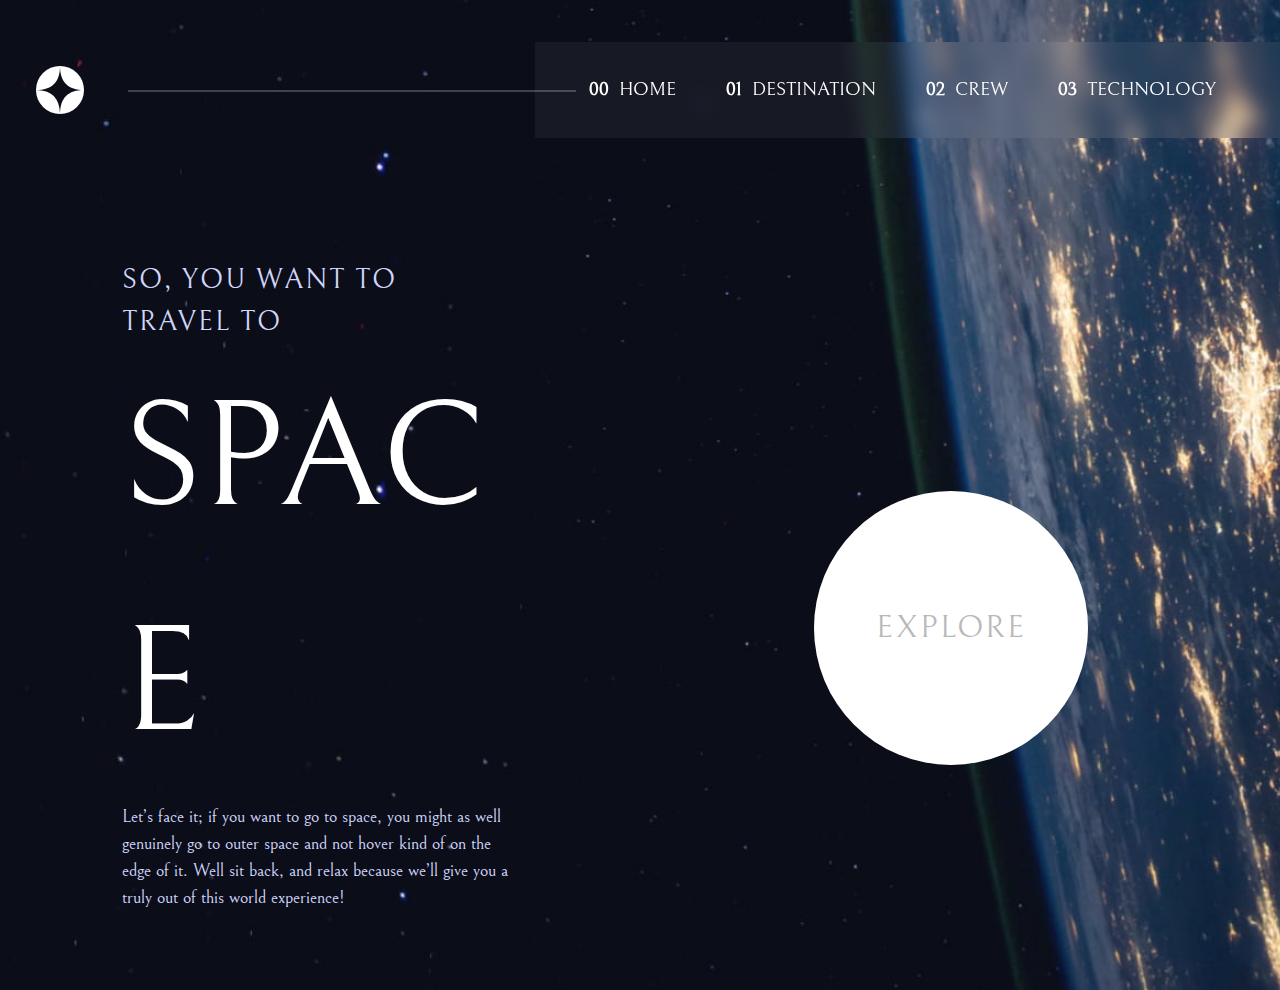
<file: index.html>
<!DOCTYPE html>
<html lang="en">
<head>
    <meta charset="UTF-8">
    <meta name="viewport" content="width=device-width, initial-scale=1.0">

    <link rel="icon" type="image/png" sizes="32x32" href="assets/images/favicon-32x32.png">
    <title>Frontend Mentor | Space tourism website</title>

    <link rel="stylesheet" href="css/resets.css">
    <link rel="stylesheet" href="css/layout.css">
    <link rel="stylesheet" href="css/style.css">
</head>
<body>
<div class="page-wrapper index">
    <!-- explore circle -->
    <div class="explore-circle">
        <p>EXPLORE</p>
        <div class="explore-circle-hover"></div>
    </div>

    <!-- header -->
    <header class="container justify-center">
        <div class="row no-padding full-width">
            <div class="column header-line"></div>

            <div class="column justify-center">
                <a href="index.html" class="logo-wrapper">
                    <img src="assets/images/shared/logo.svg" alt="Logo">
                </a>
            </div>

            <nav class="column justify-center nav-col">
                <div class="row justify-center align-center grow">
                    <div class="column justify-center shrink nav-item active">
                        <p>00<a href="index.html">HOME</a></p>
                    </div>
                    <div class="column justify-center shrink nav-item">
                        <p>01<a href="destination.html">DESTINATION</a></p>
                    </div>
                    <div class="column justify-center shrink nav-item">
                        <p>02<a href="crew.html">CREW</a></p>
                    </div>
                    <div class="column justify-center shrink nav-item">
                        <p>03<a href="technology.html">TECHNOLOGY</a></p>
                    </div>
                </div>
                <div class="row justify-center nav-listener">
                    <p></p>
                    <p></p>
                    <p></p>
                    <p></p>
                </div>
            </nav>
        </div>
    </header>

    <!-- main content -->
    <section class="container justify-center">
        <div class="row align-center">
            <div class="column justify-center">
                <h2>SO, YOU WANT TO TRAVEL TO</h2>
                <h1>SPACE</h1>
                <p>
                    Let’s face it; if you want to go to space, you might as well genuinely go to
                    outer space and not hover kind of on the edge of it. Well sit back, and relax
                    because we’ll give you a truly out of this world experience!
                </p>
            </div>
        </div>
    </section>
</div>

<script src="js/main.js"></script>
</body>
</html>
</file>
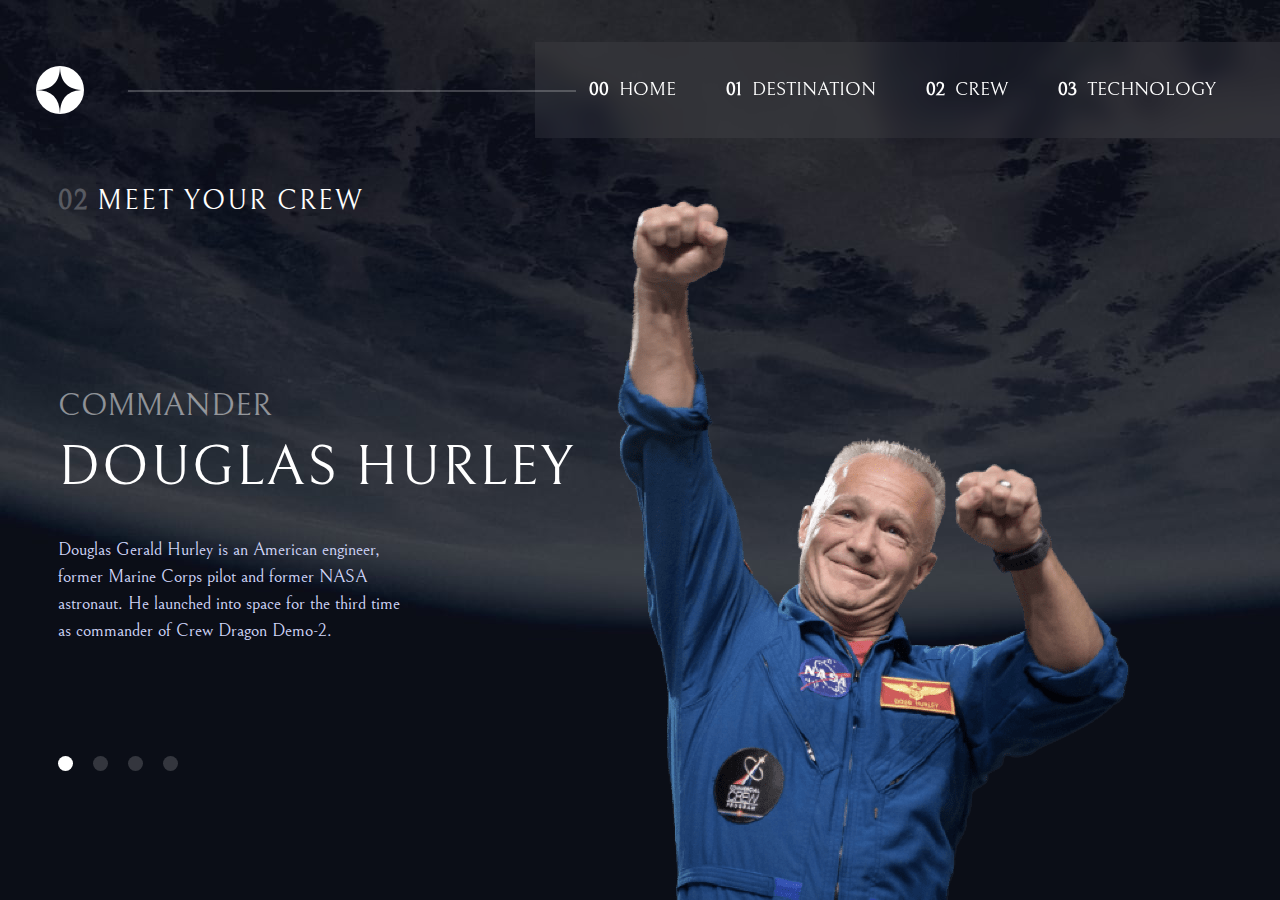
<file: crew.html>
<!DOCTYPE html>
<html lang="en">
<head>
    <meta charset="UTF-8">
    <meta name="viewport" content="width=device-width, initial-scale=1.0">

    <link rel="icon" type="image/png" sizes="32x32" href="assets/images/favicon-32x32.png">
    <title>Frontend Mentor | Space tourism website</title>

    <link rel="stylesheet" href="css/resets.css">
    <link rel="stylesheet" href="css/layout.css">
    <link rel="stylesheet" href="css/style.css">
</head>
<body>
<div class="page-wrapper crew">
    <div class="img-wrapper">
        <img src="assets/images/crew/image-douglas-hurley.png" alt="Douglas Hurley">
    </div>
    <!-- header -->
    <header class="container justify-center">
        <div class="row no-padding full-width">
            <div class="column header-line"></div>

            <div class="column justify-center">
                <a href="index.html" class="logo-wrapper">
                    <img src="assets/images/shared/logo.svg" alt="Logo">
                </a>
            </div>

            <nav class="column justify-center nav-col">
                <div class="row justify-center align-center grow">
                    <div class="column justify-center shrink nav-item active">
                        <p>00<a href="index.html">HOME</a></p>
                    </div>
                    <div class="column justify-center shrink nav-item">
                        <p>01<a href="destination.html">DESTINATION</a></p>
                    </div>
                    <div class="column justify-center shrink nav-item">
                        <p>02<a href="crew.html">CREW</a></p>
                    </div>
                    <div class="column justify-center shrink nav-item">
                        <p>03<a href="technology.html">TECHNOLOGY</a></p>
                    </div>
                </div>
                <div class="row justify-center nav-listener">
                    <p></p>
                    <p></p>
                    <p></p>
                    <p></p>
                </div>
            </nav>
        </div>
    </header>

    <!-- main content -->
    <main class="container grow">
        <div class="row no-padding">
            <h2><span>02</span>MEET YOUR CREW</h2>
        </div>

        <div class="row no-padding">
            <div class="column justify-center crew-col">
                <h3>COMMANDER</h3>
                <h2>DOUGLAS HURLEY</h2>
                <p>
                    Douglas Gerald Hurley is an American engineer, former Marine Corps pilot
                    and former NASA astronaut. He launched into space for the third time as
                    commander of Crew Dragon Demo-2.
                </p>
            </div>
        </div>
        <div class="row no-padding crew-nav-row">
            <div id="crew-member-1" class="crew-nav-btn active"></div>
            <div id="crew-member-2" class="crew-nav-btn"></div>
            <div id="crew-member-3" class="crew-nav-btn"></div>
            <div id="crew-member-4" class="crew-nav-btn"></div>
        </div>
    </main>
</div>

<script src="js/main.js"></script>
<script src="js/crew.js"></script>
</body>
</html>
</file>
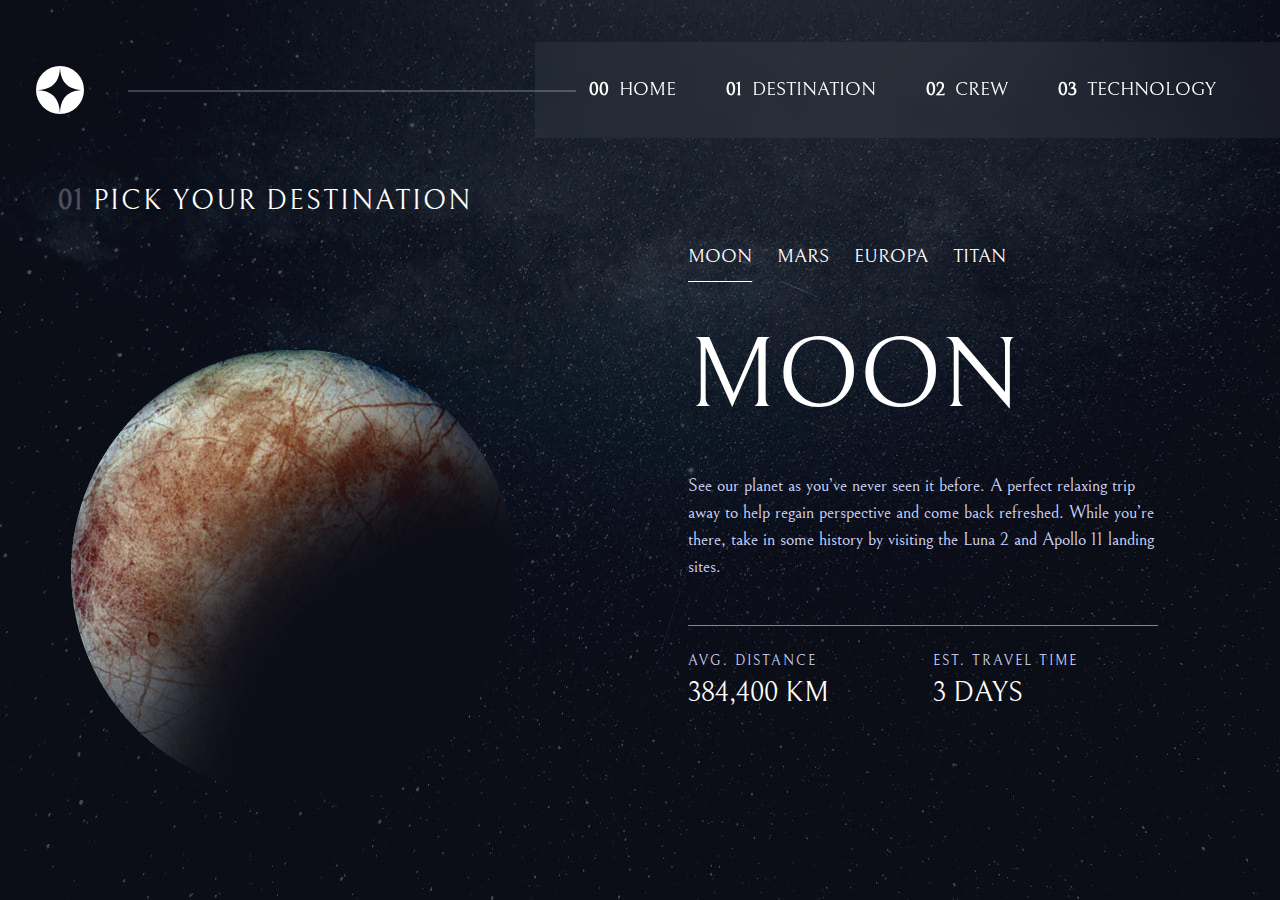
<file: destination.html>
<!DOCTYPE html>
<html lang="en">
<head>
    <meta charset="UTF-8">
    <meta name="viewport" content="width=device-width, initial-scale=1.0">

    <link rel="icon" type="image/png" sizes="32x32" href="assets/images/favicon-32x32.png">
    <title>Frontend Mentor | Space tourism website</title>

    <link rel="stylesheet" href="css/resets.css">
    <link rel="stylesheet" href="css/layout.css">
    <link rel="stylesheet" href="css/style.css">
</head>
<body>
<div class="page-wrapper destination">
    <!-- header -->
    <header class="container justify-center">
        <div class="row no-padding full-width">
            <div class="column header-line"></div>

            <div class="column justify-center">
                <a href="index.html" class="logo-wrapper">
                    <img src="assets/images/shared/logo.svg" alt="Logo">
                </a>
            </div>

            <nav class="column justify-center nav-col">
                <div class="row justify-center align-center grow">
                    <div class="column justify-center shrink nav-item active">
                        <p>00<a href="index.html">HOME</a></p>
                    </div>
                    <div class="column justify-center shrink nav-item">
                        <p>01<a href="destination.html">DESTINATION</a></p>
                    </div>
                    <div class="column justify-center shrink nav-item">
                        <p>02<a href="crew.html">CREW</a></p>
                    </div>
                    <div class="column justify-center shrink nav-item">
                        <p>03<a href="technology.html">TECHNOLOGY</a></p>
                    </div>
                </div>
                <div class="row justify-center nav-listener">
                    <p></p>
                    <p></p>
                    <p></p>
                    <p></p>
                </div>
            </nav>
        </div>
    </header>

    <!-- main content -->
    <main class="container grow">
        <div class="row no-padding">
            <h2><span>01</span>PICK YOUR DESTINATION</h2>
        </div>

        <div class="row justify-center grow no-padding planet-row">
            <div class="column justify-center align-center planet-img-box">
                <div class="planet-img-wrapper">
                    <img src="assets/images/destination/image-europa.png" alt="Europa">
                </div>
            </div>

            <div class="column planet-info-col">
                <div id="planet-nav" class="row no-padding">
                    <p id="moon" class="active">MOON</p>
                    <p id="mars">MARS</p>
                    <p id="europa">EUROPA</p>
                    <p id="titan">TITAN</p>
                </div>
                <div class="column planet-info">
                    <h3>MOON</h3>
                    <p>
                        See our planet as you’ve never seen it before. A perfect relaxing trip away to help regain perspective and come back refreshed. While you’re there, take in some history by visiting the Luna 2 and Apollo 11 landing sites.

                    </p>
                    <div class="row statistics-row">
                        <div class="column statistics">
                            <p>AVG. DISTANCE</p>
                            <h4>384,400 KM</h4>
                        </div>
                        <div class="column statistics">
                            <p>EST. TRAVEL TIME</p>
                            <h4>3 DAYS</h4>
                        </div>
                    </div>
                </div>
            </div>
        </div>
    </main>
</div>

<script src="js/main.js"></script>
<script src="js/destination.js"></script>
</body>
</html>
</file>
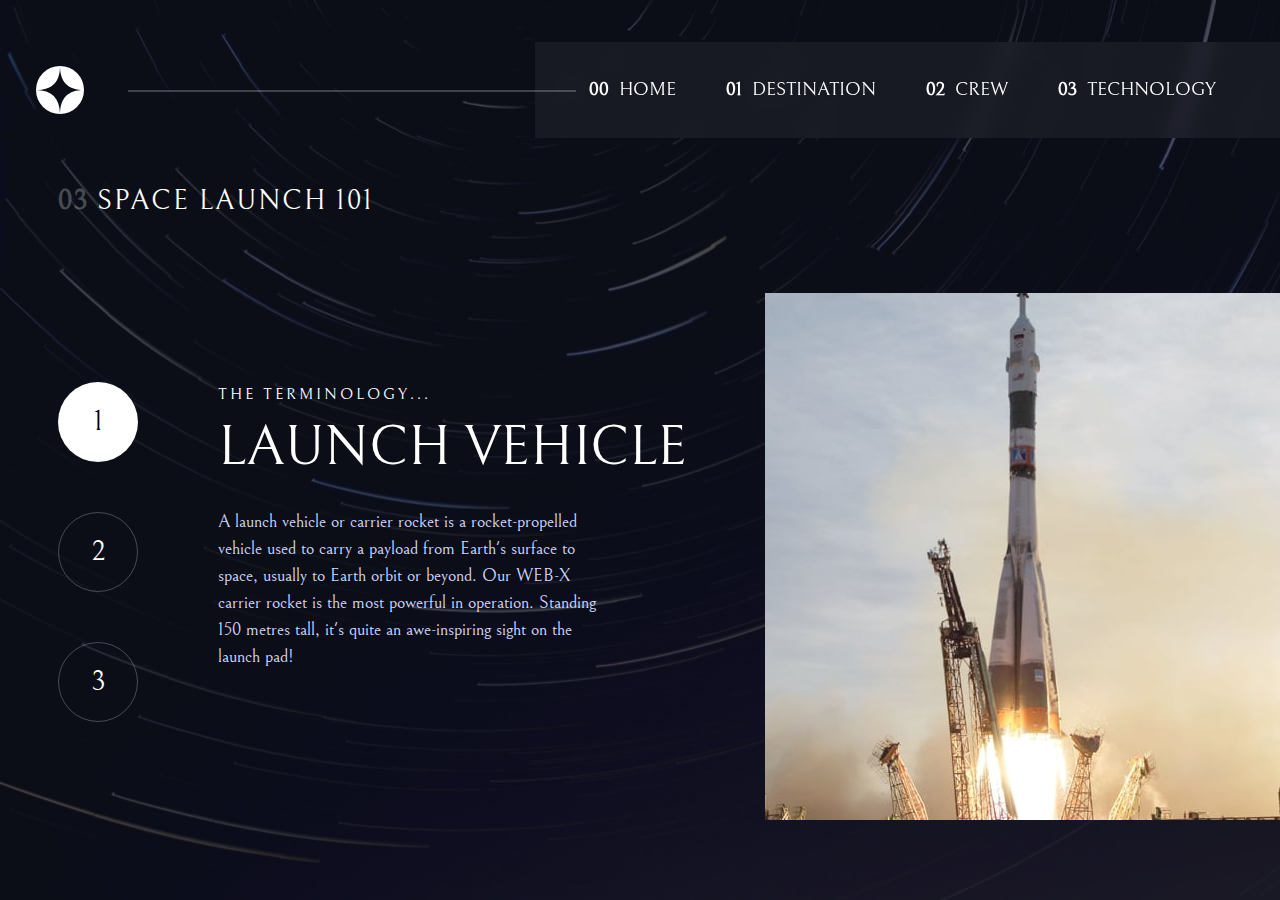
<file: technology.html>
<!DOCTYPE html>
<html lang="en">
<head>
    <meta charset="UTF-8">
    <meta name="viewport" content="width=device-width, initial-scale=1.0">

    <link rel="icon" type="image/png" sizes="32x32" href="assets/images/favicon-32x32.png">
    <title>Frontend Mentor | Space tourism website</title>

    <link rel="stylesheet" href="css/resets.css">
    <link rel="stylesheet" href="css/layout.css">
    <link rel="stylesheet" href="css/style.css">
</head>
<body>
<div class="page-wrapper technology">
    <div class="technology-img-wrapper">
        <img src="assets/images/technology/image-launch-vehicle-portrait.jpg" alt="Launch Vehicle">
    </div>
    <!-- header -->
    <header class="container justify-center">
        <div class="row no-padding full-width">
            <div class="column header-line"></div>

            <div class="column justify-center">
                <a href="index.html" class="logo-wrapper">
                    <img src="assets/images/shared/logo.svg" alt="Logo">
                </a>
            </div>

            <nav class="column justify-center nav-col">
                <div class="row justify-center align-center grow">
                    <div class="column justify-center shrink nav-item active">
                        <p>00<a href="index.html">HOME</a></p>
                    </div>
                    <div class="column justify-center shrink nav-item">
                        <p>01<a href="destination.html">DESTINATION</a></p>
                    </div>
                    <div class="column justify-center shrink nav-item">
                        <p>02<a href="crew.html">CREW</a></p>
                    </div>
                    <div class="column justify-center shrink nav-item">
                        <p>03<a href="technology.html">TECHNOLOGY</a></p>
                    </div>
                </div>
                <div class="row justify-center nav-listener">
                    <p></p>
                    <p></p>
                    <p></p>
                    <p></p>
                </div>
            </nav>
        </div>
    </header>

    <!-- main content -->
    <main class="container grow">
        <div class="row no-padding">
            <h2><span>03</span>SPACE LAUNCH 101</h2>
        </div>

        <div class="row grow no-padding technology-content-row">
            <div class="column shrink technology-nav">
                <div id="technology-circle-1" class="row justify-center align-center technology-circle active">
                    <p>1</p>
                </div>
                <div id="technology-circle-2" class="row justify-center align-center technology-circle">
                    <p>2</p>
                </div>
                <div id="technology-circle-3" class="row justify-center align-center technology-circle">
                    <p>3</p>
                </div>
            </div>

            <div class="column technology-info">
                <div>
                    <h4>THE TERMINOLOGY...</h4>
                    <h3>LAUNCH VEHICLE</h3>
                </div>
                <p>
                    A launch vehicle or carrier rocket is a rocket-propelled vehicle used to carry a payload from Earth's surface to space, usually to Earth orbit or beyond. Our WEB-X carrier rocket is the most powerful in operation. Standing 150 metres tall, it's quite an awe-inspiring sight on the launch pad!
                </p>
            </div>
        </div>
    </main>

</div>

<script src="js/main.js"></script>
<script src="js/technology.js"></script>
</body>
</html>
</file>
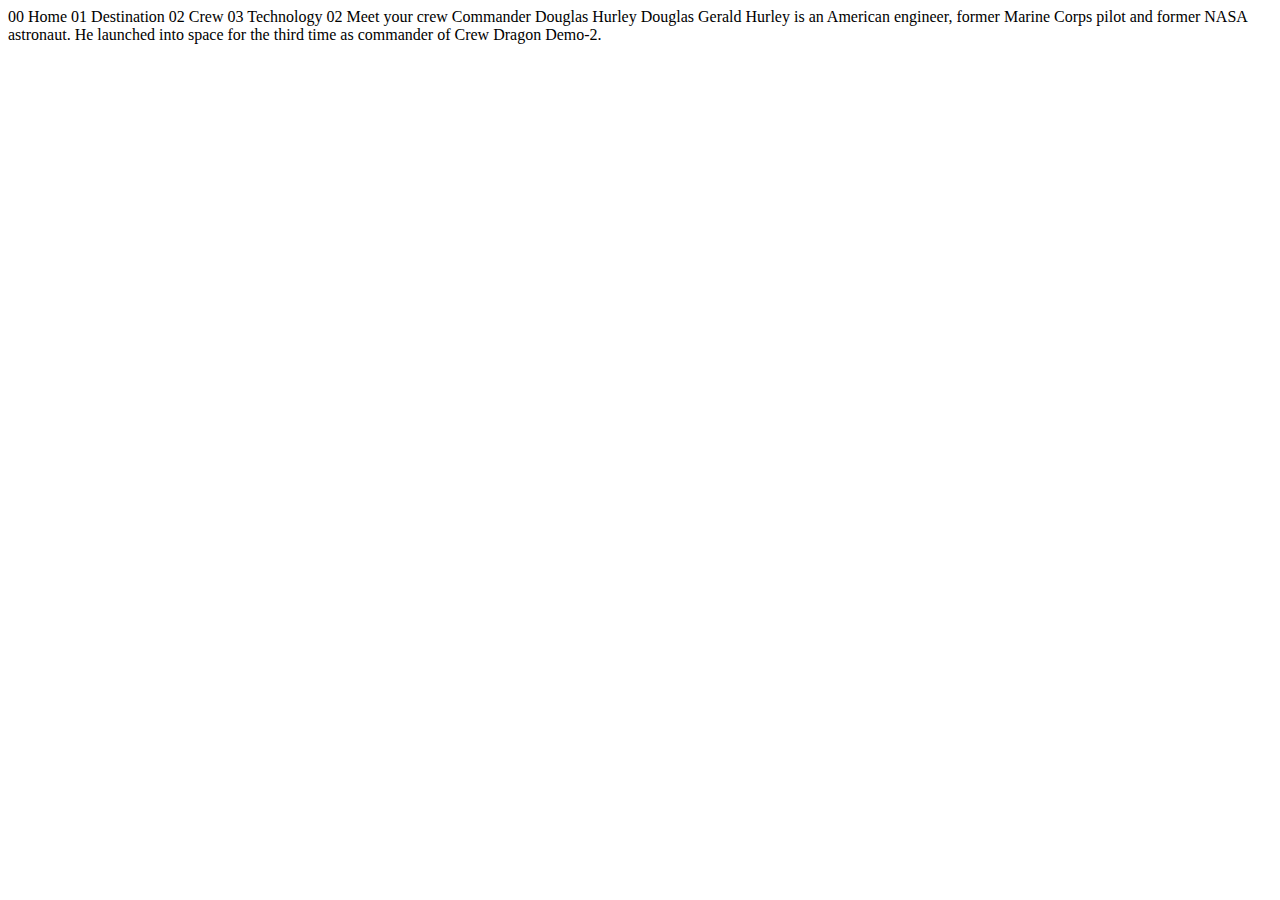
<file: space-tourism-website-main/starter-code/crew-commander.html>
<!DOCTYPE html>
<html lang="en">
<head>
  <meta charset="UTF-8">
  <meta name="viewport" content="width=device-width, initial-scale=1.0">

  <link rel="icon" type="image/png" sizes="32x32" href="./assets/favicon-32x32.png">
  
  <title>Frontend Mentor | Space tourism website</title>
</head>
<body>

  00 Home
  01 Destination
  02 Crew
  03 Technology

  02 Meet your crew

  Commander
  Douglas Hurley

  Douglas Gerald Hurley is an American engineer, former Marine Corps pilot 
  and former NASA astronaut. He launched into space for the third time as 
  commander of Crew Dragon Demo-2.
</body>
</html>
</file>
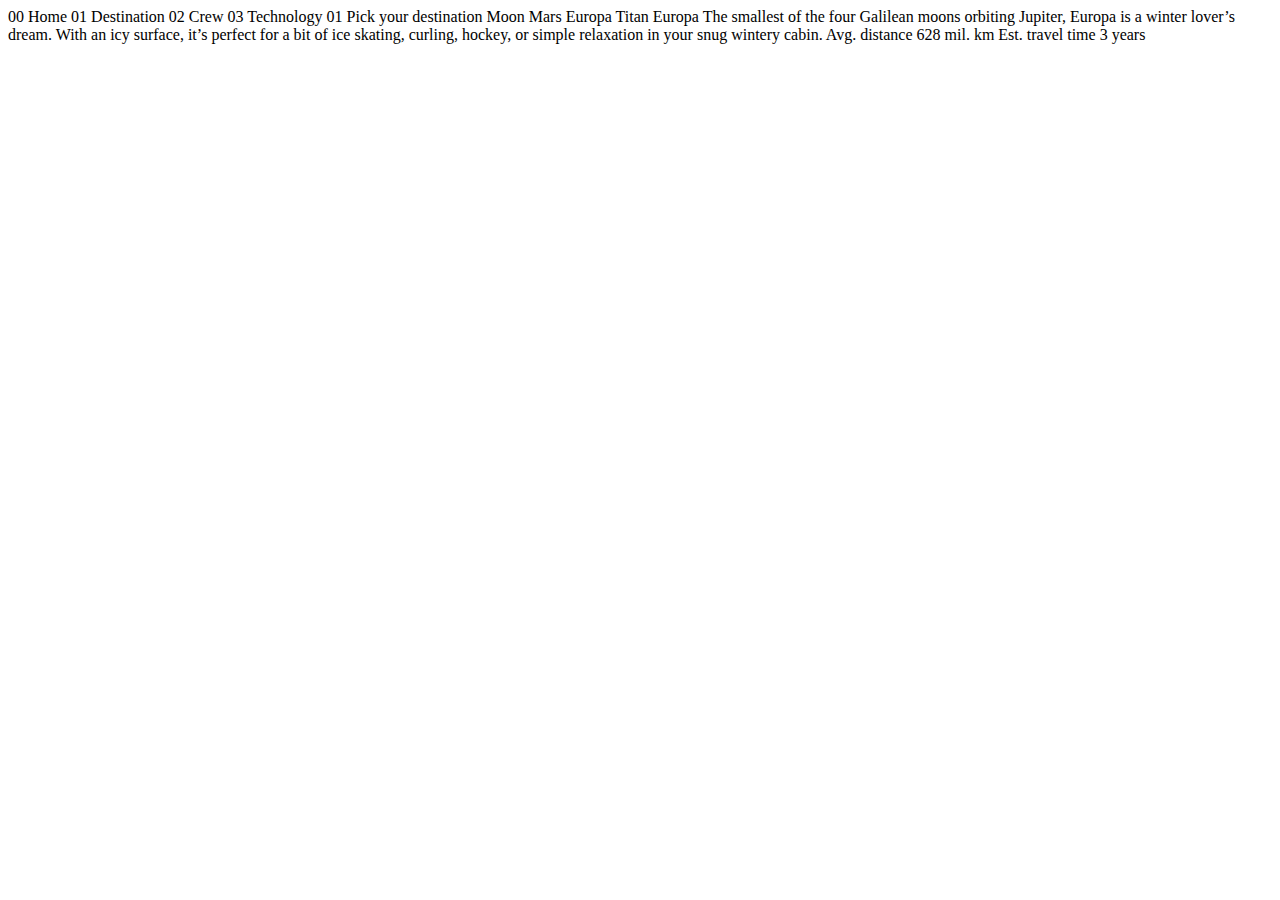
<file: space-tourism-website-main/starter-code/destination-europa.html>
<!DOCTYPE html>
<html lang="en">
<head>
  <meta charset="UTF-8">
  <meta name="viewport" content="width=device-width, initial-scale=1.0">

  <link rel="icon" type="image/png" sizes="32x32" href="./assets/favicon-32x32.png">
  
  <title>Frontend Mentor | Space tourism website</title>
</head>
<body>

  00 Home
  01 Destination
  02 Crew
  03 Technology

  01 Pick your destination

  Moon
  Mars
  Europa
  Titan

  Europa

  The smallest of the four Galilean moons orbiting Jupiter, Europa is a 
  winter lover’s dream. With an icy surface, it’s perfect for a bit of 
  ice skating, curling, hockey, or simple relaxation in your snug 
  wintery cabin.

  Avg. distance
  628 mil. km

  Est. travel time
  3 years
</body>
</html>
</file>
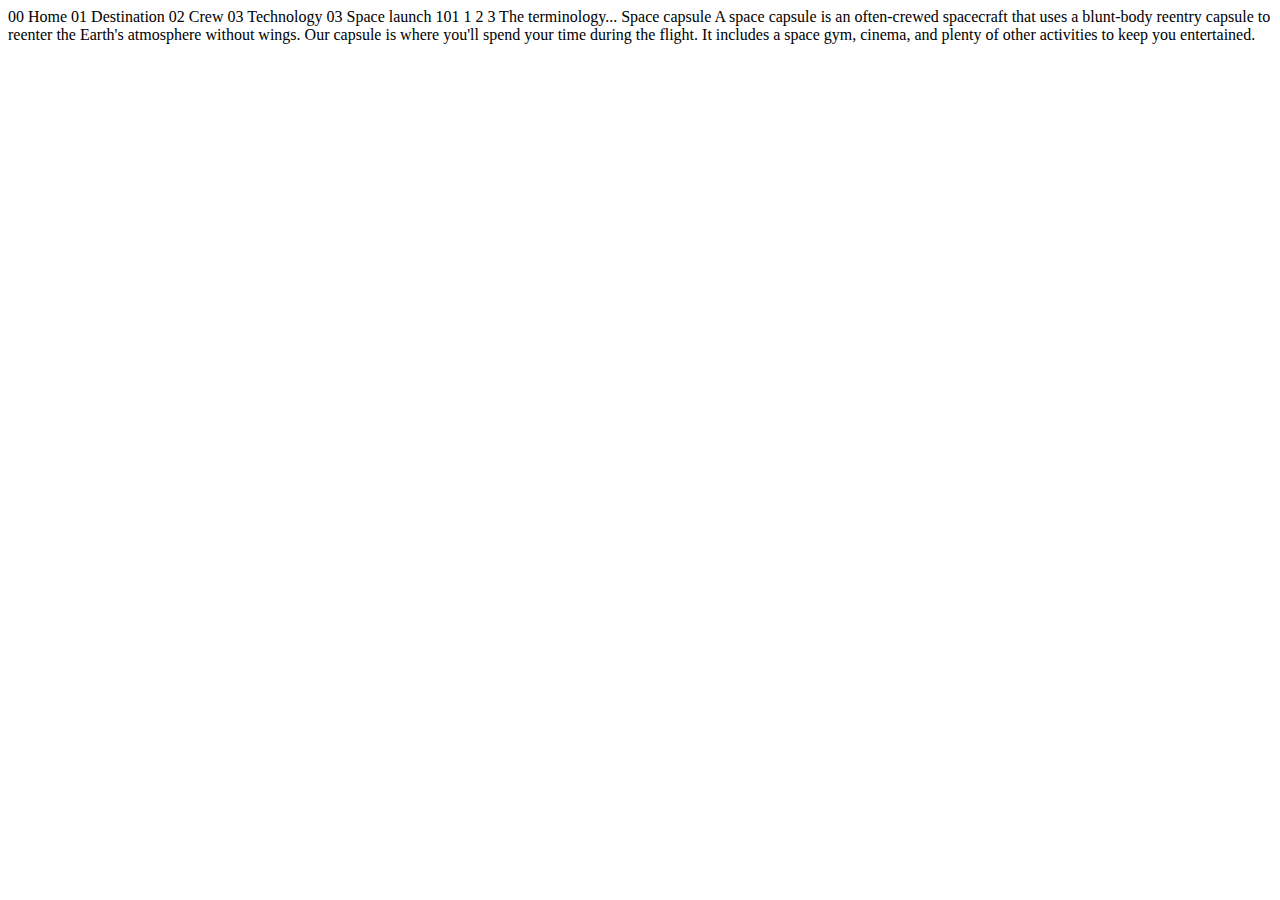
<file: space-tourism-website-main/starter-code/technology-capsule.html>
<!DOCTYPE html>
<html lang="en">
<head>
  <meta charset="UTF-8">
  <meta name="viewport" content="width=device-width, initial-scale=1.0">

  <link rel="icon" type="image/png" sizes="32x32" href="./assets/favicon-32x32.png">
  
  <title>Frontend Mentor | Space tourism website</title>
</head>
<body>

  00 Home
  01 Destination
  02 Crew
  03 Technology

  03 Space launch 101

  1
  2
  3

  The terminology...
  Space capsule

  A space capsule is an often-crewed spacecraft that uses a blunt-body reentry 
  capsule to reenter the Earth's atmosphere without wings. Our capsule is where 
  you'll spend your time during the flight. It includes a space gym, cinema, 
  and plenty of other activities to keep you entertained.
</body>
</html>
</file>
<file: css/layout.css>
/*
    The "page wrapper" is the outermost container for the page. It mimics
    the behavior of the body tag, but is a div so that it can be styled
    with more flexibility than the body tag.
*/
.page-wrapper {
    min-height: 100vh;
    display:flex;
    flex-direction: column;
}
.page-wrapper.justify-center {
    justify-content: center;
}
.page-wrapper.align-center {
    align-items: center;
}


/*
    The "container", sometimes referred to as a "section", is a container
    element (semantic when applicable) that vertically separates different
    areas on the page based on their purpose or topic. It can allow different
    background colors and properties for each section that help users associate
    content within it as belonging to the same subject.
*/
.container {
    display: flex;
    flex-direction: column;
    align-items: center;
    row-gap: 20px;
}
/* Combo classes to extend the container's versatility */
.container.grow {
    flex: 1 0 0;
}
.container.justify-center {
    justify-content: center;
}
.container.justify-bottom {
    justify-content: end;
}

/*
    The "row" is a container element that horizontally separates its
    children, which are usually columns. It also performs a secondary role
    of keeping the content of the site within a reasonable width, so that
    wider screens don't disrupt the intended layout.
*/
.row {
    width: 100%;
    max-width: 1100px;
    display: flex;
    padding: 0 20px;
    gap: 20px;
}
/* Combo classes to extend the row's versatility */
.row.full-width {
    max-width: unset;
}
.row.align-center {
    align-items: center;
}
.row.align-top {
    align-items: start;
}
.row.align-bottom {
    align-items: end;
}
.row.justify-center {
    justify-content: center;
}
.row.justify-right {
    justify-content: end;
}
.row.justify-space-between {
    justify-content: space-between;
}
.row.no-padding {
    padding: unset;
}
.row.no-gap {
    gap: unset;
}
.row.grow {
    flex: 1 0 0;
}

/*
    The "column" is a container element that vertically separates its
    children, which are usually content elements. When paired with sibling columns,
    it allows for the creation of a flexible grid system that can be used
    to create a variety of layouts.
*/
.column {
    display: flex;
    flex-direction: column;
    flex: 1 0 0;
}
/* Combo classes to extend the column's versatility */
.column.shrink {
    flex: 0 1 auto;
}
.column.align-center {
    align-items: center;
}
.column.align-right {
    align-items: end;
}
.column.justify-center {
    justify-content: center;
}
.column.justify-bottom {
    justify-content: end;
}
.column.justify-space-between {
    justify-content: space-between;
}

/*
    Flexbox utilities
*/
.d-flex {
    display: flex;
}
.d-flex.flex-column {
    flex-direction: column;
}
.d-flex.justify-center {
    justify-content: center;
}
.d-flex.justify-end {
    justify-content: end;
}
.d-flex.justify-space-between {
    justify-content: space-between;
}
.d-flex.justify-space-evenly {
    justify-content: space-evenly;
}
.d-flex.justify-space-around {
    justify-content: space-around;
}
.d-flex.align-center {
    align-items: center;
}
.d-flex.align-end {
    align-items: end;
}
.d-flex.align-self-stretch {
    align-self: stretch;
}
.d-flex.full-width {
    width: 100%;
}

/*
    Misc. utility classes
*/
.gap-10 {
    gap: 10px;
}
.gap-15 {
    gap: 15px;
}
.gap-20 {
    gap: 20px;
}
.gap-25 {
    gap: 25px;
}
.gap-30 {
    gap: 30px;
}
.wrap {
    flex-wrap: wrap;
}
.text-center {
    text-wrap: normal;
}
</file>
<file: css/style.css>
:root {
    --secondary: #D0D6F9;
}
@font-face {
    font-family: Bellefair;
    src: url("/assets/Bellefair-Regular.ttf");
}
body {
    font-family: Bellefair, sans-serif;
}
.page-wrapper {
    background-size: cover;
}
.page-wrapper.index{
    background-image: url("/assets/images/home/background-home-desktop.jpg");
}
header.container {
    height: 20vh;
    position: relative;
}
section {
    height: 90vh;
    width: 50vw;
}
nav {
    backdrop-filter: blur(10px);
    background: rgba(255, 255, 255, 5%);
    height: 96px;
    color: #fff;
}
.nav-col {
    flex: 1 0 18vw;
}
nav .row {
    gap: 40px;
}
nav p {
    font-size: 19px;
    font-weight: 700;
}
nav a {
    padding: 0 10px;
    font-weight: 400;
}
.nav-item {
    height: 100%;
    border-bottom: 2px solid transparent;
}
.nav-item.active, .nav-item.active:hover {
    border-bottom: 2px solid #fff;
}
.nav-item:hover {
    border-bottom: 2px solid rgba(255, 255, 255, 50%);
}
.header-line {
    position: absolute;
    top: 50%;
    transform: scaleY(50%);
    left: 10%;
    border: 1px solid rgba(255, 255, 255, 25%);
    width: 35vw;
    z-index: 99;
}
.logo-wrapper {
    margin-left: 7%;
    cursor: pointer;
}
section h2, section p {
    color: var(--secondary);
    font-weight: 400;
}
section h2, main h2 {
    font-size: 28px;
    letter-spacing: 2px;
}
section p {
    font-size: 18px;
}
section h1 {
    color: #fff;
    font-weight: 400;
    font-size: 150px;
}
section .row {
    padding-left: 19%;
}
section .column {
    gap: 5px;
    max-width: 78%;
}

.explore-circle, .explore-circle-hover {
    position: absolute;
    background-color: white;
    border-radius: 50%;
    height: 274px;
    width: 274px;
}
.explore-circle {
    display: flex;
    align-items: center;
    justify-content: center;
    right: 15%;
    bottom: 15%;
}
.explore-circle-hover {
    opacity: 10%;
}
.explore-circle-hover:hover {
    height: 450px;
    width: 450px;
}
.explore-circle p {
    font-size: 32px;
    font-weight: 400;
    letter-spacing: 2px;
    opacity: 30%;
}
.nav-listener {
    position: absolute;
    bottom: 0;
    gap: 0;
}
/*-------------------*/
/* Destination Page */
/*-------------------*/
.page-wrapper.destination {
    background-image: url("/assets/images/destination/background-destination-desktop.jpg");
}
main {
    width: 95vw;
}
main h2 {
    font-weight: 400;
    color: #fff;
}
main span {
    padding-right: 8px;
    opacity: 25%;
    font-weight: 700;
}
.planet-row {
    gap: 10rem;
}
#planet-nav {
    gap: 25px;
}
#planet-nav p {
    color: #fff;
    font-weight: 400;
    padding-bottom: 10px;
    font-size: 19px;
    cursor: pointer;
}
#planet-nav p.active, #planet-nav p.active:hover {
    border-bottom: 1px solid #fff;
}
#planet-nav p:hover {
    border-bottom: 1px solid rgba(255, 255, 255, 50%);
}
.planet-info {
    gap: 45px;
    color: #fff;
    font-weight: 400;
}
.planet-info-col {
    gap: 45px;
}
.planet-info h3 {
    line-height: 100px;
    font-size: 100px;
    font-weight: 400;
}
.planet-info p {
    font-size: 18px;
    color: var(--secondary);
}
.statistics-row {
    padding: 25px 0;
    border-top: 1px solid rgba(255, 255, 255, 50%);
}
.statistics p, .statistics h4 {
    font-weight: 400;
}
.statistics p {
    font-size: 14px;
    letter-spacing: 2px;
}
.statistics h4 {
    font-size: 28px;
}
/*-------------------*/
/* Crew Page */
/*-------------------*/
.page-wrapper.crew {
    background-image: url('/assets/images/crew/background-crew-desktop.jpg');
}
.crew main {
    gap: 120px;
}
.crew-col {
    gap: 10px;
    padding-top: 40px;
}
.crew-col h3, .crew-col h2, .crew-col p {
    font-weight: 400;
}
.crew-col h3 {
    color: rgba(255, 255, 255, 50%);
    font-size: 32px;
}
.crew-col h2{
    color: #fff;
    font-size: 56px;
    line-height: 56px;
    padding-bottom: 30px;
}
.crew-col p{
    color: var(--secondary);
    font-size: 18px;
    max-width: 28vw;
    height: 100px;
}
.crew-nav-btn {
    height: 15px;
    width: 15px;
    background-color: rgba(255, 255, 255, 17%);
    border-radius: 9999px;
    cursor: pointer;
}
.crew-nav-btn:hover {
    background-color: rgba(255, 255, 255, 50%);
}
.crew-nav-btn.active, .crew-nav-btn.active:hover {
    background-color: #fff;
}
.img-wrapper {
    position: absolute;
    bottom: 0;
    right: 150px;
}
/*-------------------*/
/* Technology Page */
/*-------------------*/
.page-wrapper.technology {
    background-image: url('/assets/images/technology/background-technology-desktop.jpg');
}
.technology main {
    gap: 10rem;
}
.technology-content-row {
    gap: 80px;
}
.technology-nav {
    gap: 50px;
}
.technology-circle {
    height: 80px;
    width: 80px;
    border-radius: 9999px;
    background-color: transparent;
    border: 1px solid rgba(255, 255, 255, 25%);
    cursor: pointer;
}
.technology-circle p {
    color: #fff;
    font-weight: 400;
    font-size: 28px;
}
.technology-circle.active, .technology-circle.active:hover {
    background-color: white;
}
.technology-circle.active p {
    color: #000;
}
.technology-circle:hover {
    border-color: #fff;
}
.technology-info {
    gap: 18px;
}
.technology-info h4, .technology-info h3, .technology-info p {
    font-weight: 400;
}
.technology-info h4 {
    font-size: 16px;
    letter-spacing: 3px;
    color: #fff;
}
.technology-info h3{
    font-size: 56px;
    color: #fff;
}
.technology-info p{
    color: var(--secondary);
    font-size: 18px;
    width: 24rem;
}
.technology-img-wrapper {
    position: absolute;
    right: 0;
    bottom: 5rem;
}
</file>
<file: css/resets.css>
/* Use a more-intuitive box-sizing model */
*, *::before, *::after {
    box-sizing: border-box;
}

/* Remove default margin */
* {
    margin: 0;
}

/*
  Add accessible line-height
  Improve text rendering
*/
body {
    line-height: 1.5;
    -webkit-font-smoothing: antialiased;
}

/* Improve media defaults */
img, picture, video, canvas, svg {
    display: block;
    max-width: 100%;
}

/* Remove built-in form typography styles */
input, button, textarea, select {
    font: inherit;
}

/* Avoid text overflows */
p, h1, h2, h3, h4, h5, h6 {
    overflow-wrap: break-word;
}

/* Table resets */
table {
    border-collapse: collapse;
}

/* Revert white space for safari */
textarea {
    white-space: revert;
}

::placeholder {
    color: unset;
    font: inherit;
}

/* Reset list styles */
/*ul, ol {*/
/*    list-style: none;*/
/*}*/

a, a:visited {
    text-decoration: none;
    color: unset;
}

.clickable,
label,
input[type=button],
input[type=submit],
input[type=file],
button {
    cursor: pointer;
}
</file>
